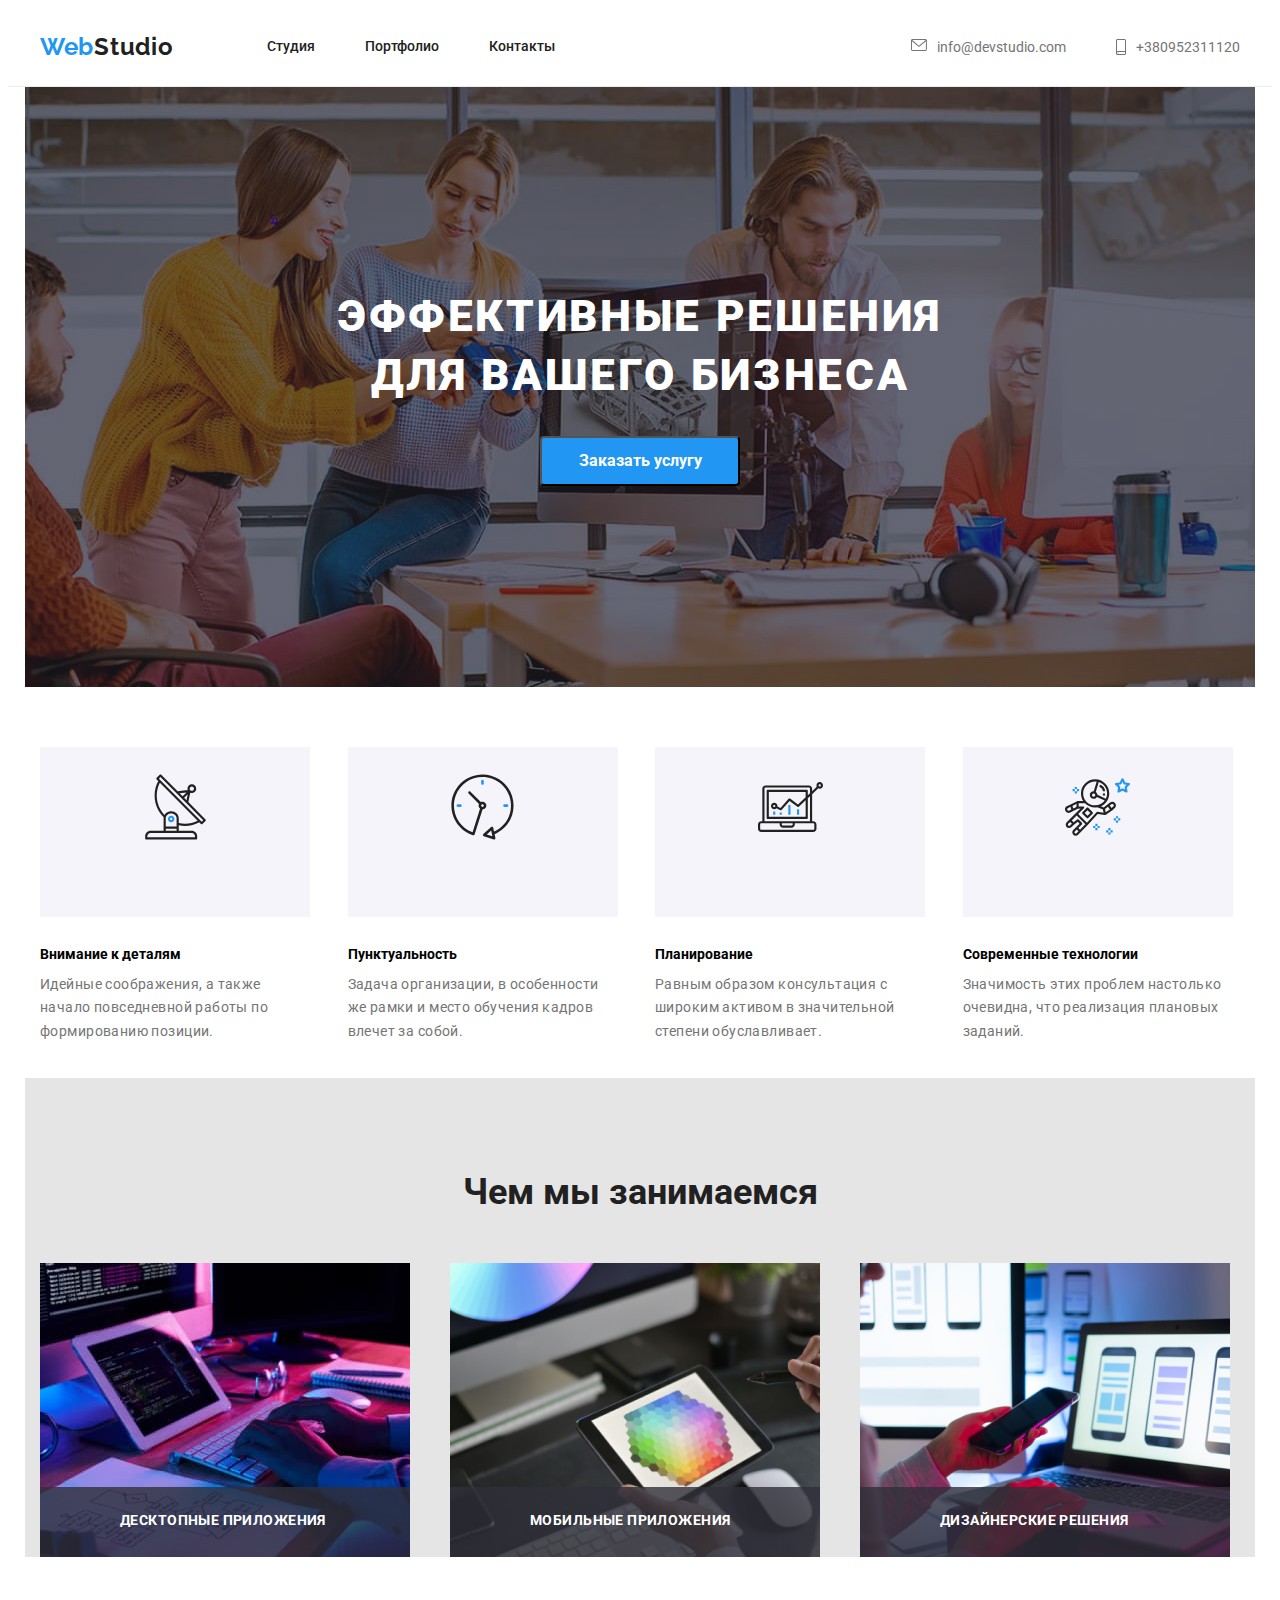
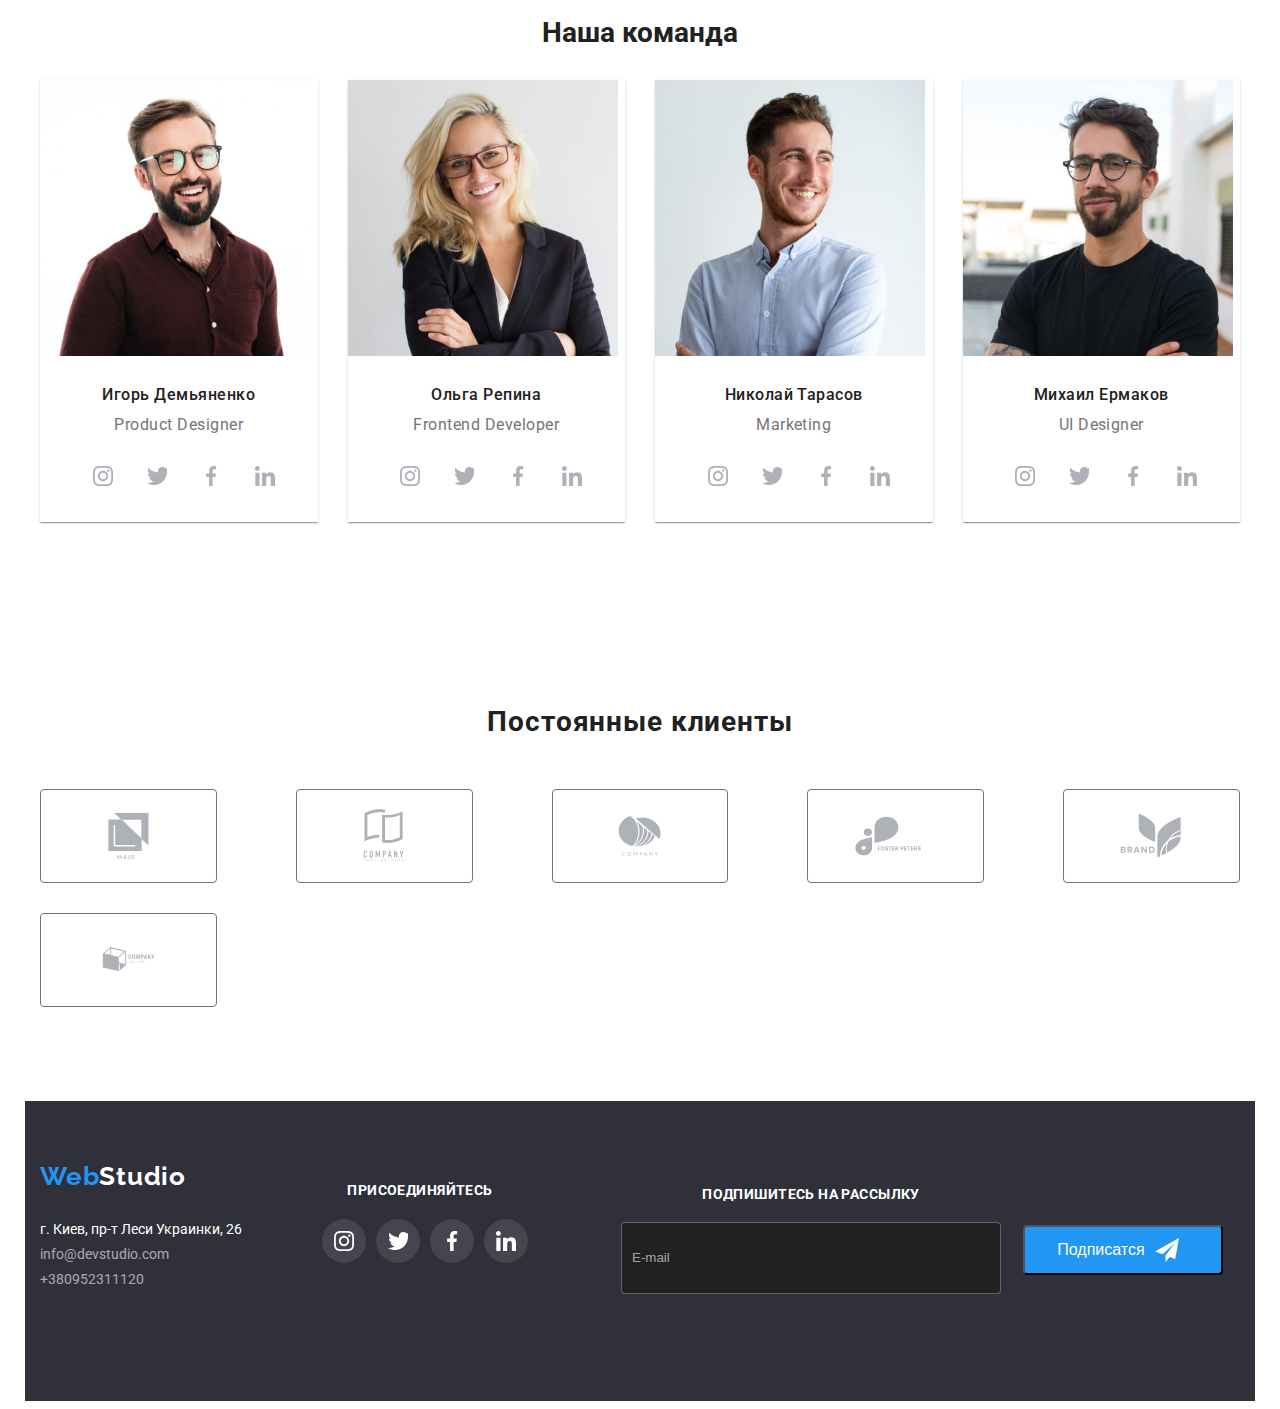
<file: index.html>
<!DOCTYPE html>
<html lang="ru">

<head>
    <meta charset="UTF-8">
    <meta http-equiv="X-UA-Compatible" content="IE=edge">
    <meta name="viewport" content="width=device-width, initial-scale=1.0">

    <link rel="stylesheet" href="https://cdnjs.cloudflare.com/ajax/libs/modern-normalize/1.1.0/modern-normalize.min.css"
        integrity="sha512-wpPYUAdjBVSE4KJnH1VR1HeZfpl1ub8YT/NKx4PuQ5NmX2tKuGu6U/JRp5y+Y8XG2tV+wKQpNHVUX03MfMFn9Q=="
        crossorigin="anonymous" referrerpolicy="no-referrer" />
    <link rel="preconnect" href="https://fonts.googleapis.com">
    <link rel="preconnect" href="https://fonts.gstatic.com" crossorigin>
    <link
        href="https://fonts.googleapis.com/css2?family=Raleway:wght@700&family=Roboto:ital,wght@0,500;0,900;1,400;1,700&display=swap"
        rel="stylesheet">
    <link rel="stylesheet" href="./css/style.css">
    <link rel="stylesheet" href="./css/main.min.css">


    <title lang="ru">Работа 3</title>
</head>

<body>

    <header class="header">
        <div class="header-contener contener ">
            <nav class="header-content ">
                <a href="#" class="header-studio link"><span>Web</span>Studio</a>
                <ul class="header-menu">
                    <li class="header-list list">
                        <a class="header-item link" href="" lang="ru">Студия</a>
                    </li>
                    <li class="header-list  list">
                        <a class="header-item link" href="https://bmv-777.github.io/goit-markup-hw-03/portfolio.html"
                            lang="ru">Портфолио</a>
                    </li>
                    <li class="header-list list">
                        <a class="header-item link" href="#" lang="ru">Контакты</a>
                    </li>
                </ul>
            </nav>
            <ul class="header-right">
                <li class="header-contakt  list">
                    <a class="header-pohta  link" href="mailto:borenkovmv@gimail.com">
                        <svg class="header-mail" width="16" height="12">
                            <use href="./svg/symbol-defs.svg#icon-konvert"></use>
                        </svg>info@devstudio.com</a>
                </li>
                <li class="header-contakt  list">
                    <a class="header-tel link" href="tel:+380952311120">
                        <svg class="header-mob" width="10" height="16">
                            <use href="./svg/symbol-defs.svg#icon-telefon"></use>
                        </svg>+380952311120</a>
                </li>
            </ul>
            <button class="menu-open " data-menu-open>
                <svg class="menu-open__burger" width="24" height="16">
                    <use href="./svg/symbol-defs.svg#icon-menu_burger"></use>
                </svg>
            </button>
        </div>
        <div class="menu-mobel is-hidden" data-menu>
            <button class="menu-closed" data-menu-close>
                <svg class="menu-closed__krestik" width="25" height="16">
                    <use href="./svg/symbol-defs.svg#icon-krestic"></use>
                </svg>
            </button>
            <ul class="menu-mobel__list">
                <li class="menu-mobel__itam list">
                    <a class="menu-mobel__text link" href="" lang="ru">Студия</a>
                </li>
                <li class="menu-mobel__itam list">
                    <a class="menu-mobel__text link" href="" lang="ru">Портфолио</a>
                </li>
                <li class="menu-mobel__itam list">
                    <a class="menu-mobel__text link" href="#" lang="ru">Контакты</a>
                </li>
            </ul>
            <ul class="mobel__contact">
                <li class="mobel__contact-mobil  list">
                    <a class="mobel__tel link" href="tel:+380952311120">+380952311120</a>
                </li>
                <li class="mobel__contact-mail  list">
                    <a class="mobel-pohta  link" href="mailto:borenkovmv@gimail.com">info@devstudio.com</a>
                </li>
            </ul>
            <ul class="mobil-list__seti">
                <li class="mobil-item__seti list">Instagram</li>
                <li class="mobil-item__seti list">Twitter</li>
                <li class="mobil-item__seti list">Facebook</li>
                <li class="mobil-item__seti list">LinkedIn</li>
            </ul>
        </div>
    </header>
    <main class="">
        <section class="offiss-center contener ">
            <div class=" block__contener">
                <h1 class="hero-efectivnosti " lang="ru">
                    Эффективные решения для вашего бизнеса
                </h1>
                <button class="hero-botton btm" type="button" data-modal-open lang="ru">Заказать услугу</button>
            </div>
        </section>
        <!-- Hero  -->
        <section class="hero__contener contener">
            <div class="hero-content  ">
                <ul class="hero-section">
                    <li class="hero-text  list">
                        <div class="hero-list">
                            <svg class="hero-logo" width="65" height="70">
                                <use href="./svg/symbol-defs.svg#icon-antenna"></use>
                            </svg>
                        </div>
                        <h3 class="hero-h3" lang="ru"> Внимание к деталям</h3>
                        <p class="hero-item" lang="ru">
                            Идейные соображения, а также начало
                            повседневной работы по формированию позиции.

                        </p>
                    </li>

                    <li class="hero-text  list">
                        <div class="hero-list">
                            <svg class="hero-logo" width="65" height="70">
                                <use href="./svg/symbol-defs.svg#icon-clock"></use>
                            </svg>
                        </div>
                        <h3 class="hero-h3" lang="ru">Пунктуальность</h3>
                        <p class="hero-item" lang="ru">
                            Задача организации, в особенности же рамки
                            и место обучения кадров влечет за собой.
                        </p>
                    </li>

                    <li class="hero-text  list">
                        <div class="hero-list">
                            <svg class="hero-logo" width="65" height="70">
                                <use href="./svg/symbol-defs.svg#icon-pk"></use>
                            </svg>
                        </div>
                        <h3 class="hero-h3" lang="ru">Планирование</h3>
                        <p class="hero-item" lang="ru">
                            Равным образом консультация с широким
                            активом в значительной степени обуславливает.

                        </p>
                    </li>

                    <li class="hero-text  list">
                        <div class="hero-list">
                            <svg class="hero-logo" width="65" height="70">
                                <use href="./svg/symbol-defs.svg#icon-astronaut"></use>
                            </svg>
                        </div>
                        <h3 class="hero-h3" lang="ru">Современные технологии</h3>
                        <p class="hero-item" lang="ru">
                            Значимость этих проблем настолько очевидна,
                            что реализация плановых заданий.
                        </p>
                    </li>
                </ul>
            </div>
        </section>
        <section class="work contener">
            <div class="work-foto ">
                <h2 class="work-info" lang="ru">Чем мы занимаемся</h2>
                <ul class="work-list">
                    <li class=" work-logo list">
                        <div class="work-cards">
                            <img class="work-item" src="./images/images/img1.jpg" alt="фото работы праграммиста">
                            <div class="work-block">
                                <h2 class="work__text-img">Десктопные приложения</h2>
                            </div>
                        </div>
                    </li>

                    <li class="work-logo list">
                        <div class="work-cards">
                            <img class="work-item" src="./images/images/img2.png" alt="фото работы праграммиста">
                            <div class="work-block">
                                <h2 class="work__text-img">Мобильные приложения</h2>
                            </div>
                        </div>
                    </li>
                    <li class="work-logo list">
                        <div class="work-cards">
                            <img class="work-item" src="./images/images/img3.png" alt="фото работы праграммиста">
                            <div class="work-block">
                                <h2 class="work__text-img">Дизайнерские решения</h2>
                            </div>
                        </div>
                    </li>
                </ul>
            </div>
        </section>
        <section class="comanda__block contener">
            <div class="comanda-contener ">
                <h2 class="comando-text" lang="ru">Наша команда</h2>
                <ul class="comands-prais">
                    <li class="comanda-list list">
                        <article class="comanda-cards">
                            <div class="comanda-cards-tumb">
                                <picture>
                                    <source srcset="./images/img_comanda/img__comanda/igor-min.jpg 1x,
                                  ./images/img_comanda/img__comanda/igor@2x-min.jpg 2x" media="(min-width:480px)" />

                                    <source srcset="./images/img_comanda/img__comanda/igor-min.jpg 1x,
                                  ./images/img_comanda/img__comanda/igor@2x-min.jpg 2x" media="(min-width:768px)" />
                                    <img class="comando-img" src="./images/images/img_comanda/img4.jpg"
                                        alt="фото команды" width="270" height="260">
                                </picture>
                            </div>
                            <div class="comanda-content">
                                <h3 class="comanda-foto__name" lang="ru">Игорь Демьяненко</h3>
                                <p class="comanda-text__posichion">Product Designer</p>
                                <ul class="comanda-socials ">
                                    <li class=" socials-item list">
                                        <a class="socials-link" href="#">
                                            <svg class="socials-icon" width="20" height="20">
                                                <use href="/svg/symbol-defs.svg#icon-instagram"></use>
                                            </svg>
                                        </a>
                                    </li>

                                    <li class="socials-item list">
                                        <a class="socials-link" href="#">
                                            <svg class="socials-icon" width="20" height="20">
                                                <use href="/svg/symbol-defs.svg#icon-tvitor"></use>
                                            </svg>
                                        </a>
                                    </li>

                                    <li class="socials-item list">
                                        <a class="socials-link" href="#">
                                            <svg class="socials-icon" width="20" height="20">
                                                <use href="/svg/symbol-defs.svg#icon-facebook"></use>
                                            </svg>
                                        </a>
                                    </li>

                                    <li class="socials-item list">
                                        <a class="socials-link" href="#">
                                            <svg class="socials-icon" width="20" height="20">
                                                <use href="/svg/symbol-defs.svg#icon-linkedin"></use>
                                            </svg>
                                        </a>
                                    </li>
                                </ul>
                            </div>
                        </article>
                    </li>

                    <li class="comanda-list list">
                        <article class="comanda-cards">
                            <div class="comanda-cards-tumb">
                                <picture>
                                    <source srcset="./images/img_comanda/img__comanda/olga-min.jpg 1x,
                                  ./images/img_comanda/img__comanda/olga@2x-min.jpg 2x" media="(min-width:480px)" />

                                    <source srcset="./images/img_comanda/img__comanda/olga-min.jpg 1x,
                                  ./images/img_comanda/img__comanda/olga@2x-min.jpg 2x" media="(min-width:768px)" />
                                    <img class="comando-img" src="./images/images/img_comanda/img5.jpg"
                                        alt="фото команды" width="270" height="260">
                                </picture>
                            </div>
                            <div class="comanda-content">
                                <h3 class="comanda-foto__name" lang="ru">Ольга Репина</h3>
                                <p class="comanda-text__posichion">Frontend Developer</p>
                                <ul class="comanda-socials ">
                                    <li class=" socials-item list">
                                        <a class="socials-link" href="#">
                                            <svg class="socials-icon" width="20" height="20">
                                                <use href="/svg/symbol-defs.svg#icon-instagram"></use>
                                            </svg>
                                        </a>
                                    </li>

                                    <li class="socials-item list">
                                        <a class="socials-link" href="#">
                                            <svg class="socials-icon" width="20" height="20">
                                                <use href="/svg/symbol-defs.svg#icon-tvitor"></use>
                                            </svg>
                                        </a>
                                    </li>

                                    <li class="socials-item list">
                                        <a class="socials-link" href="#">
                                            <svg class="socials-icon" width="20" height="20">
                                                <use href="/svg/symbol-defs.svg#icon-facebook"></use>
                                            </svg>
                                        </a>
                                    </li>

                                    <li class="socials-item list">
                                        <a class="socials-link" href="#">
                                            <svg class="socials-icon" width="20" height="20">
                                                <use href="/svg/symbol-defs.svg#icon-linkedin"></use>
                                            </svg>
                                        </a>
                                    </li>
                                </ul>
                            </div>
                        </article>
                    </li>
                    <li class="comanda-list list">
                        <article class="comanda-cards">
                            <div class="comanda-cards-tumb">
                                <picture>
                                    <source srcset="./images/img_comanda/img__comanda/nikol-min.jpg 1x,
                                  ./images/img_comanda/img__comanda/nikol@2x-min.jpg 2x" media="(min-width:480px)" />

                                    <source srcset="./images/img_comanda/img__comanda/nikol-min.jpg 1x,
                                  ./images/img_comanda/img__comanda/nikol@2x-min.jpg 2x" media="(min-width:768px)" />
                                    <img class="comando-img" src="./images/images/img_comanda/img6.jpg"
                                        alt="фото команды" width="270" height="260">
                                </picture>
                            </div>
                            <div class="comanda-content">
                                <h3 class="comanda-foto__name" lang="ru">Николай Тарасов</h3>
                                <p class="comanda-text__posichion">Marketing</p>
                                <ul class="comanda-socials ">
                                    <li class=" socials-item list">
                                        <a class="socials-link" href="#">
                                            <svg class="socials-icon" width="20" height="20">
                                                <use href="/svg/symbol-defs.svg#icon-instagram"></use>
                                            </svg>
                                        </a>
                                    </li>

                                    <li class="socials-item list">
                                        <a class="socials-link" href="#">
                                            <svg class="socials-icon" width="20" height="20">
                                                <use href="/svg/symbol-defs.svg#icon-tvitor"></use>
                                            </svg>
                                        </a>
                                    </li>

                                    <li class="socials-item list">
                                        <a class="socials-link" href="#">
                                            <svg class="socials-icon" width="20" height="20">
                                                <use href="/svg/symbol-defs.svg#icon-facebook"></use>
                                            </svg>
                                        </a>
                                    </li>

                                    <li class="socials-item list">
                                        <a class="socials-link" href="#">
                                            <svg class="socials-icon" width="20" height="20">
                                                <use href="/svg/symbol-defs.svg#icon-linkedin"></use>
                                            </svg>
                                        </a>
                                    </li>
                                </ul>
                            </div>
                        </article>
                    </li>
                    <li class="comanda-list list">
                        <article class="comanda-cards">
                            <div class="comanda-cards-tumb">
                                <picture>
                                    <source srcset="./images/img_comanda/img__comanda/mixa-min.jpg 1x,
                                  ./images/img_comanda/img__comanda/mixa@2x-min.jpg 2x" media="(min-width:480px)" />

                                    <source srcset="./images/img_comanda/img__comanda/mixa-min.jpg 1x,
                                  ./images/img_comanda/img__comanda/mixa@2x-min.jpg 2x" media="(min-width:768px)" />

                                    <img class="comando-img" src="./images/images/img_comanda/img7.jpg"
                                        alt="фото команды" width="270" height="260">
                                </picture>
                            </div>
                            <div class="comanda-content">
                                <h3 class="comanda-foto__name" lang="ru">Михаил Ермаков</h3>
                                <p class="comanda-text__posichion">UI Designer</p>
                                <ul class="comanda-socials ">
                                    <li class=" socials-item list">
                                        <a class="socials-link" href="#">
                                            <svg class="socials-icon" width="20" height="20">
                                                <use href="/svg/symbol-defs.svg#icon-instagram">
                                                </use>

                                            </svg>
                                        </a>
                                    </li>

                                    <li class="socials-item list">
                                        <a class="socials-link" href="#">
                                            <svg class="socials-icon" width="20" height="20">
                                                <use href="/svg/symbol-defs.svg#icon-tvitor">
                                                </use>

                                            </svg>
                                        </a>
                                    </li>

                                    <li class="socials-item list">
                                        <a class="socials-link" href="#">
                                            <svg class="socials-icon" width="20" height="20">
                                                <use href="/svg/symbol-defs.svg#icon-facebook">
                                                </use>

                                            </svg>
                                        </a>
                                    </li>

                                    <li class="socials-item list">
                                        <a class="socials-link" href="#">
                                            <svg class="socials-icon" width="20" height="20">
                                                <use href="/svg/symbol-defs.svg#icon-linkedin">
                                                </use>

                                            </svg>
                                        </a>
                                    </li>
                                </ul>
                            </div>
                        </article>
                </ul>
            </div>
        </section>
    </main>
    <!-- Client  -->

    <section class=" client contener">
        <div class="client-list--contener ">
            <h2 class="client-post" lang="ru">Постоянные клиенты</h2>
            <ul class="client-list">
                <li class="client-item">
                    <a href="#" class="client-sulock">
                        <div class="client-list-top">
                            <svg class="client-logo" width="41" height="46">
                                <use href="./svg/symbol-defs.svg#icon-investr3"></use>
                            </svg>
                        </div>
                    </a>
                </li>
                <li class="client-item">
                    <a href="#" class="client-sulock">
                        <div class="client-list-top">
                            <svg class="client-logo" width="" height="">
                                <use href="./svg/symbol-defs.svg#icon-invester4"></use>
                            </svg>
                        </div>
                    </a>
                </li>
                <li class="client-item">
                    <a href="#" class="client-sulock">
                        <div class="client-list-top">
                            <svg class="client-logo" width="43" height="41">
                                <use href="./svg/symbol-defs.svg#icon-investr2"></use>
                            </svg>
                        </div>
                    </a>
                </li>
                <li class="client-item">
                    <a href="#" class="client-sulock">
                        <div class="client-list-top">
                            <svg class="client-logo" width="84" height="40">
                                <use href="./svg/symbol-defs.svg#icon-investr1"></use>
                            </svg>
                        </div>
                    </a>
                </li>
                <li class="client-item">
                    <a href="#" class="client-sulock">
                        <diV class="client-list-top">
                            <svg class="client-logo" width="62" height="45">
                                <use href="./svg/symbol-defs.svg#icon-investr5"></use>
                            </svg>
                        </diV>
                    </a>
                </li>
                <li class="client-item">
                    <a href="#" class="client-sulock">
                        <div class="client-list-top">
                            <svg class="client-logo" width="93" height="60">
                                <use href="./svg/symbol-defs.svg#icon-investr6"></use>
                            </svg>
                        </div>
                    </a>
                </li>
            </ul>
        </div>

    </section>

    <!-- Footer -->

    <footer class="footer contener ">
        <div class="footer-section ">
            <div class="footer-block-section ">
                <address class="footer-adress ">
                    <a class="footer-text"><span>Web</span>Studio</a>
                    <ul class="footer-adress-spisok">
                        <li class="footer-spisok list"><a class=" footer-map link"
                                href="https://goo.gl/maps/ywG4gMKJQdmbfkc86" target="_blank" rel="noopener noreferrer"
                                lang="ru">
                                г. Киев, пр-т Леси Украинки, 26
                            </a>
                        </li>
                        <li class="footer-spisok list"><a class="footer-mail link"
                                href="mailto:borenkovmv@gimail.com">info@devstudio.com</a>
                        </li>
                        <li class="footer-spisok list"><a class="footer-tel link"
                                href="tel:+380952311120">+380952311120</a></li>
                    </ul>
                </address>
            </div>
            <div class="footer-section-seti">
                <p class="footer-item" lang="ru">присоединяйтесь</p>
                <ul class="footer-seti-list list">
                    <li class="footer-list">
                        <a class="footer-list-item" href="">
                            <svg class="footer-seti" width="20" height="20">
                                <use href="./svg/symbol-defs.svg#icon-instagram"></use>
                            </svg>
                        </a>
                    </li>
                    <li class="footer-list">
                        <a class="footer-list-item" href="#">
                            <svg class="footer-seti" width="20" height="20">
                                <use href="/svg/symbol-defs.svg#icon-tvitor"></use>
                            </svg>
                        </a>
                    </li>
                    <li class="footer-list">
                        <a class="footer-list-item" href="">
                            <svg class="footer-seti" width="20" height="20">
                                <use href="./svg/symbol-defs.svg#icon-facebook"></use>
                            </svg>
                        </a>
                    </li>
                    <li class="footer-list">
                        <a class="footer-list-item" href="">
                            <svg class="footer-seti" width="20" height="20">
                                <use href="./svg/symbol-defs.svg#icon-linkedin"></use>
                            </svg>
                        </a>
                    </li>
                </ul>
            </div>
            <!-- Форма в footere -->
            <form class="footer-form ">
                <div class="footer-form-list">
                    <label for="mail" class="footer-form-text" lang="ru">Подпишитесь на рассылку</label>
                    <input type="email" name="mail" id="mail" class="footer-form-mail" placeholder="E-mail" />
                    <button type="button" class="btm-form" lang="ru">Подписатся
                        <svg class="btm-icon" width="24" height="24">
                            <use href="./svg/symbol-defs.svg#icon-samalet"></use>
                        </svg>
                    </button>
                </div>
            </form>
        </div>
    </footer>
    <!-- backdrop  -->
    <div class="backdrop is-hidden" data-modal>
        <div class="modal">
            <button type="button" class="btn-open" data-modal-close>
                <svg class="modal-icon" width="18" height="18">
                    <use href="./svg/symbol-defs.svg#icon-krestic"></use>
                </svg>
            </button>
            <form class="modal-form">
                <b class="modal-titel" lang="ru">Оставьте свои данные, мы вам перезвоним</b>
                <div class="modal-form-fail">
                    <label for="input-name" class="modal-form-label">Имя</label>
                    <span class="input-wrap">
                        <input type="text" name="input-name" id="input-name" class="modal-form-input"
                            placeholder="Имя" />
                        <svg class="modal-form-icon" width="18" height="18">
                            <use href="./svg/symbol-defs.svg#icon-telo-modal"></use>
                        </svg>
                    </span>
                </div>
                <div class="modal-form-fail">
                    <label for="input-email" class="modal-form-label" lang="ru">Почта</label>
                    <span class="input-wrap">
                        <input type="email" name="input-email" id="input-email" class="modal-form-input"
                            placeholder="E-mail" />
                        <svg class="modal-form-icon" width="18" height="18">
                            <use href="./svg/symbol-defs.svg#icon-trubka-modal"></use>
                        </svg>
                    </span>
                </div>
                <div class="modal-form-fail">
                    <label for="input-tel" class="modal-form-label" lang="ru">Телефон</label>
                    <span class="input-wrap">
                        <input type="tel" name="input-tel" id="input-tel" class="modal-form-input"
                            placeholder="+380952311120" />
                        <svg class="modal-form-icon" width="18" height="18">
                            <use href="./svg/symbol-defs.svg#icon-mail-modal"></use>
                        </svg>
                    </span>
                </div>
                <div class="modal-form-fail">
                    <label for="comment" class=" modal-form-label">Кометарии</label>
                    <textarea name="modal-comment" id="comment" class="modal-comment"
                        placeholder="Кометарии"></textarea>
                </div>
                <div class="modal-form-fail" lang="ru">
                    <input type="checkbox" name="policy" class="hiddan-modal  checkbox" id="check" />
                    <label for="check" class="check-label"><span class="  ican-check">
                            <svg class="" width="11" height="8">
                                <use href="./svg/symbol-defs.svg#icon-galka"></use>
                            </svg>
                        </span>
                        Соглашаюсь с рассылкой и принимаю<a href="#" class="modal__sulka">Условия
                            договора</a></label>
                </div>
                <button type="submit" class="btm-modal" lang="ru">Отправить</button>

            </form>
        </div>
    </div>

    <script src="./js/modal.js"></script>
    <script src="./js/menu.js"></script>
</body>



</html>
</file>
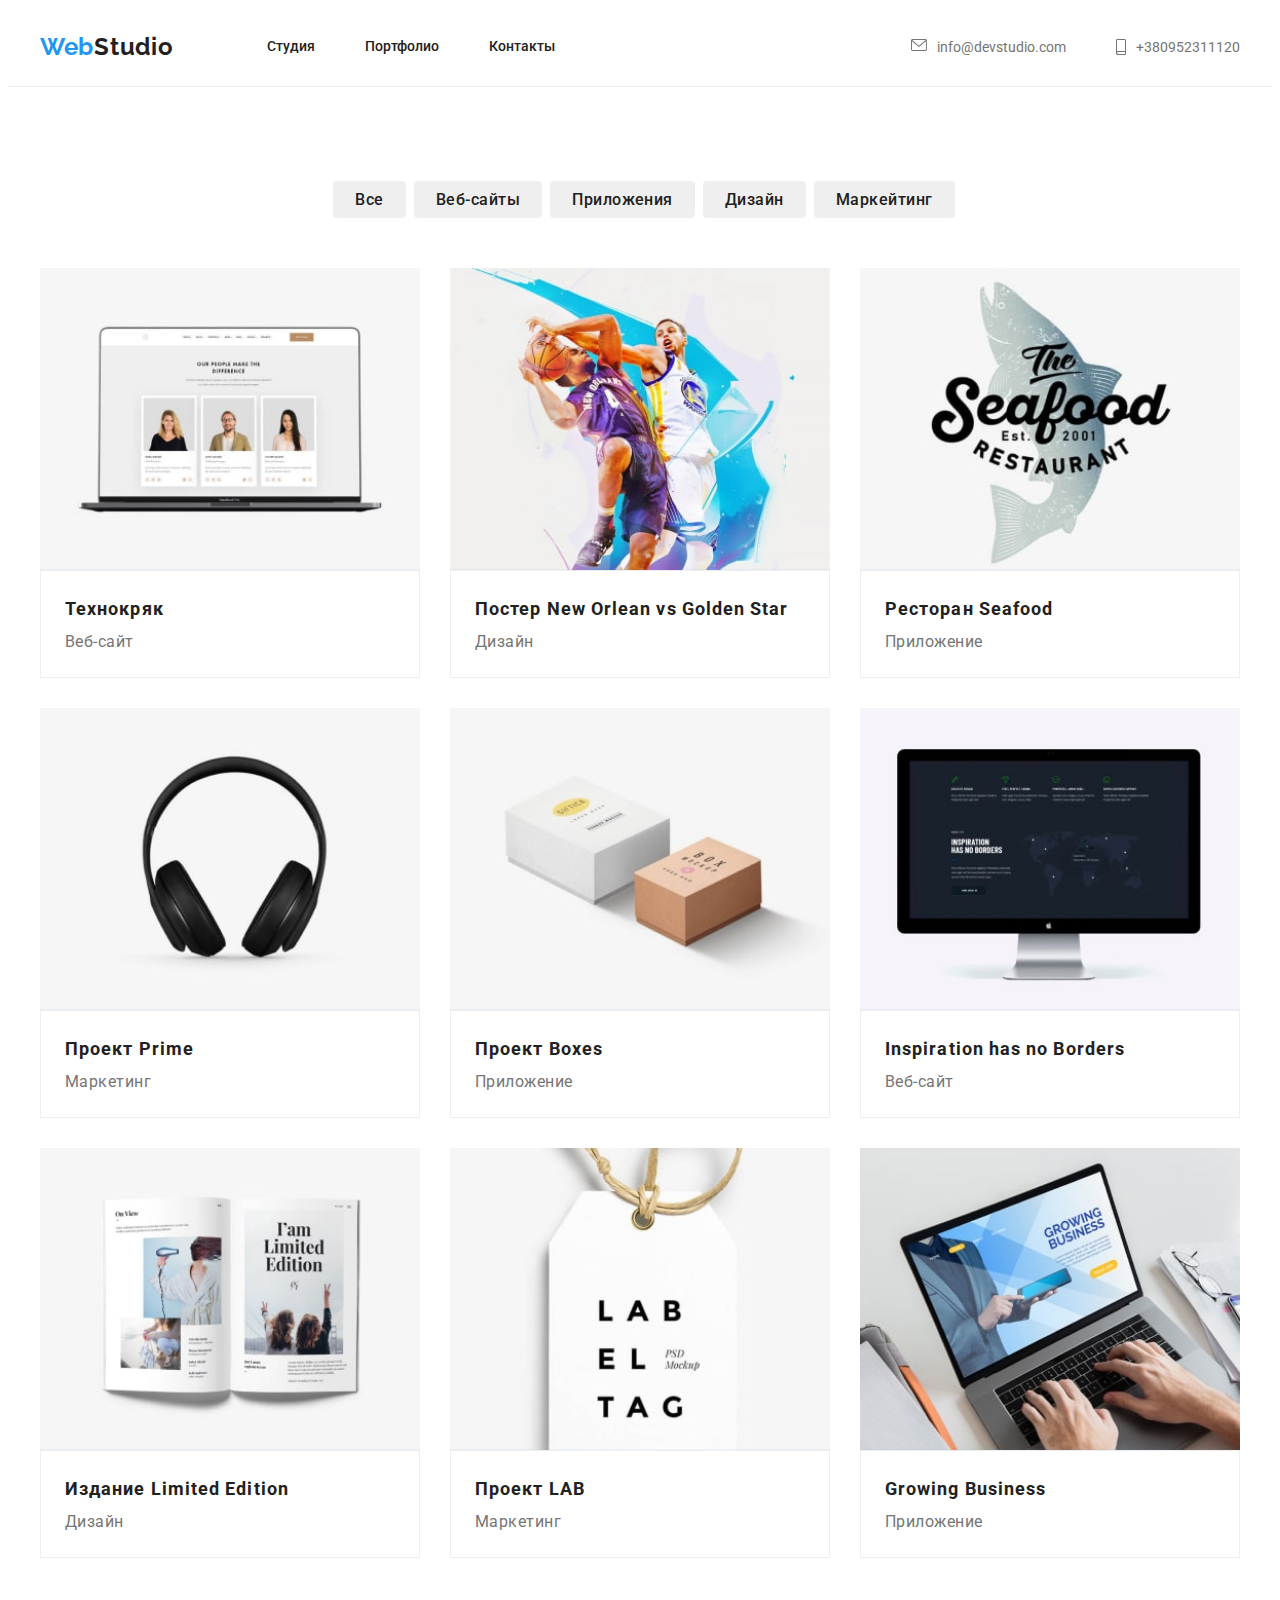
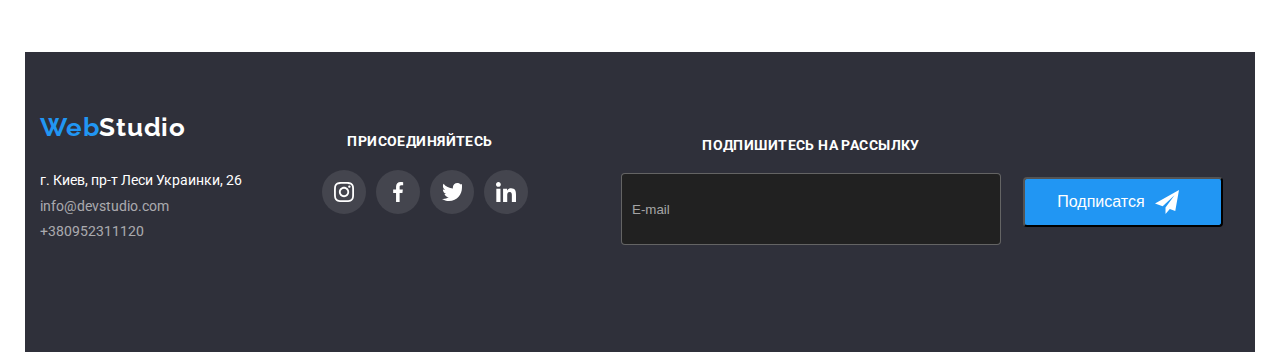
<file: portfolio.html>
<!DOCTYPE html>
<html lang="ru">

<head>
    <meta charset="UTF-8">
    <meta http-equiv="X-UA-Compatible" content="IE=edge">
    <meta name="viewport" content="width=device-width, initial-scale=1.0">
    <link rel="stylesheet" href="https://cdnjs.cloudflare.com/ajax/libs/modern-normalize/1.1.0/modern-normalize.min.css"
        integrity="sha512-wpPYUAdjBVSE4KJnH1VR1HeZfpl1ub8YT/NKx4PuQ5NmX2tKuGu6U/JRp5y+Y8XG2tV+wKQpNHVUX03MfMFn9Q=="
        crossorigin="anonymous" referrerpolicy="no-referrer" />
    <link rel="preconnect" href="https://fonts.googleapis.com">
    <link rel="preconnect" href="https://fonts.gstatic.com" crossorigin>
    <link
        href="https://fonts.googleapis.com/css2?family=Raleway:wght@700&family=Roboto:ital,wght@0,500;0,900;1,400;1,700&display=swap"
        rel="stylesheet">
    <link rel="stylesheet" href="./css/style.css">
    <link rel="stylesheet" href="./css/main.min.css">

    <title>Portfolio</title>
</head>

<body>
    <header class="header">
        <div class="header-contener contener ">
            <nav class="header-content ">
                <a class="header-studio "><span>Web</span>Studio</a>
                <ul class="header-menu">
                    <li class="header-list list">
                        <a class="header-item link"
                            href="https://bmv-777.github.io/goit-markup-hw-02/portfolio.html">Студия</a>
                    </li>
                    <li class="header-list list">
                        <a class="header-item link" href="">Портфолио</a>
                    </li>
                    <li class="header-list list">
                        <a class="header-item link" href="#">Контакты</a>
                    </li>
                </ul>
            </nav>
            <ul class="header-right">
                <li class="header-contakt list">
                    <a class="header-pohta link" href="mailto:borenkovmv@gimail.com">
                        <svg class="header-mail" width="16" height="12">
                            <use href="/svg/symbol-defs.svg#icon-konvert"></use>
                        </svg>
                        info@devstudio.com</a>
                </li>
                <li class="header-contakt list">
                    <a class="header-tel link" href="tel:+380952311120">
                        <svg class="header-mob" width="10" height="16">
                            <use href="/svg/symbol-defs.svg#icon-telefon"></use>
                        </svg>+380952311120</a>
                </li>
            </ul>
            <button class="menu " data-menu-open>
                <svg class="menu-open__burger" width="24" height="16">
                    <use href="./svg/symbol-defs.svg#icon-menu_burger"></use>
                </svg>
            </button>
        </div>
    </header>
    <main>

        <section class="hero-vubor contener">
            <div class="hero-contener">
                <ul class="hero-menu">
                    <li class="hero-spisok list">
                        <button class="btn-menu " type="button">Все</button>
                    </li>
                    <li class="hero-spisok list">
                        <button class="btn-menu " type="button">Веб-сайты</button>
                    </li>
                    <li class="hero-spisok list">
                        <button class="btn-menu" type="button">Приложения</button>
                    </li>
                    <li class="hero-spisok list">
                        <button class="btn-menu" type="button">Дизайн</button>
                    </li>
                    <li class="hero-spisok list">
                        <button class="btn-menu" type="button">Маркейтинг</button>
                    </li>
                </ul>
            </div>
            <!-- Usluga  -->

            <div class="uslug-contener ">
                <ul class="uslug-menu">
                    <li class="uslug-vubora list">
                        <article class="uslug-list">
                            <a class="uslug-slaid link" href="#">
                                <div class="uslug-cardt">
                                    <img class="uslug-img" src="./images/img1-min.jpg" alt="Технокряк" width="370"
                                        height="294">
                                    <p class="uslud-text">
                                        Ресурс предлагает комплексные предложения с разным уровнем
                                        функционала и сервисов. Все это позволит посетителю получить исчерпывающие
                                        сведения о компании или частном лице.
                                    </p>
                                </div>
                                <div class="uslug-tumba">
                                    <h2 class="title-foto">Технокряк</h2>
                                    <p class="title-text">Веб-сайт</p>
                                </div>
                            </a>
                        </article>
                    </li>
                    <!-- svg.fer>use -->
                    <li class="uslug-vubora list">
                        <article class="uslug-list">
                            <a class="uslug-slaid link" href="#">
                                <div class="uslug-cardt">
                                    <img class="uslug-img" src="./images/img2-min.jpg"
                                        alt="Постер New Orlean vs Golden Star" width="370" height="294">
                                    <p class="uslud-text">
                                        Ресурс предлагает комплексные предложения с разным уровнем
                                        функционала и сервисов. Все это позволит посетителю получить исчерпывающие
                                        сведения о компании или частном лице.
                                    </p>
                                </div>
                                <div class="uslug-tumba">
                                    <h3 class="title-foto">Постер New Orlean vs Golden Star</h3>
                                    <p class="title-text">Дизайн</p>
                                </div>
                            </a>
                        </article>
                    </li>

                    <li class="uslug-vubora list">
                        <article class="uslug-list">
                            <a class="uslug-slaid link" href="#">
                                <div class="uslug-cardt">
                                    <img class="uslug-img" src="./images/img3-min.jpg" alt="Ресторан Seafood"
                                        width="370" height="294">
                                    <p class="uslud-text">
                                        Ресурс предлагает комплексные предложения с разным уровнем
                                        функционала и сервисов. Все это позволит посетителю получить исчерпывающие
                                        сведения о компании или частном лице.
                                    </p>
                                </div>
                                <div class="uslug-tumba">
                                    <h3 class="title-foto">Ресторан Seafood</h3>
                                    <p class="title-text">Приложение</p>
                                </div>
                            </a>
                        </article>
                    </li>

                    <li class="uslug-vubora list">
                        <article class="uslug-list">
                            <a class="uslug-slaid link" href="#">
                                <div class="uslug-cardt">
                                    <img class="uslug-img" src="./images/img4-min.jpg" alt="Проект Prime" width="370"
                                        height="294">
                                    <p class="uslud-text">
                                        Ресурс предлагает комплексные предложения с разным уровнем
                                        функционала и сервисов. Все это позволит посетителю получить исчерпывающие
                                        сведения о компании или частном лице.
                                    </p>
                                </div>
                                <div class="uslug-tumba">
                                    <h3 class="title-foto">Проект Prime</h3>
                                    <p class="title-text">Маркетинг</p>
                                </div>
                            </a>
                        </article>
                    </li>

                    <li class="uslug-vubora list">
                        <article class="uslug-list">
                            <a class="uslug-slaid link" href="#">
                                <div class="uslug-cardt">
                                    <img class="uslug-img" src="./images/img5-min.jpg" alt="Проект Boxes" width="370"
                                        height="294">
                                    <p class="uslud-text">
                                        Ресурс предлагает комплексные предложения с разным уровнем
                                        функционала и сервисов. Все это позволит посетителю получить исчерпывающие
                                        сведения о компании или частном лице.
                                    </p>
                                </div>
                                <div class="uslug-tumba">
                                    <h3 class="title-foto">Проект Boxes</h3>
                                    <p class="title-text">Приложение</p>
                                </div>
                            </a>
                        </article>
                    </li>

                    <li class="uslug-vubora list">
                        <article class="uslug-list">
                            <a class="uslug-slaid link" href="#">
                                <div class="uslug-cardt">
                                    <img class="uslug-img" src="./images/img6-min.jpg" alt="Inspiration has no Borders"
                                        width="370" height="294">
                                    <p class="uslud-text">
                                        Ресурс предлагает комплексные предложения с разным уровнем
                                        функционала и сервисов. Все это позволит посетителю получить исчерпывающие
                                        сведения о компании или частном лице.
                                    </p>
                                </div>
                                <div class="uslug-tumba">
                                    <h3 class="title-foto">Inspiration has no Borders</h3>
                                    <p class="title-text">Веб-сайт</p>
                                </div>
                            </a>
                        </article>
                    </li>

                    <li class="uslug-vubora list">
                        <article class="uslug-list">
                            <a class=" uslug-slaid link" href="#">
                                <div class="uslug-cardt">
                                    <img class="uslug-img" src="./images/img7-min.jpg" alt="Издание Limited Edition"
                                        width="370" height="294">
                                    <p class="uslud-text">
                                        Ресурс предлагает комплексные предложения с разным уровнем
                                        функционала и сервисов. Все это позволит посетителю получить исчерпывающие
                                        сведения о компании или частном лице.
                                    </p>
                                </div>
                                <div class="uslug-tumba">
                                    <h3 class="title-foto">Издание Limited Edition</h3>
                                    <p class="title-text">Дизайн</p>
                                </div>
                            </a>
                        </article>
                    </li>

                    <li class="uslug-vubora list">
                        <article class="uslug-list">
                            <a class="uslug-slaid link" href="#">
                                <div class="uslug-cardt">
                                    <img class="uslug-img" src="./images/img8-min.jpg" alt="Проект LAB" width="370"
                                        height="294">
                                    <p class="uslud-text">
                                        Ресурс предлагает комплексные предложения с разным уровнем
                                        функционала и сервисов. Все это позволит посетителю получить исчерпывающие
                                        сведения о компании или частном лице.
                                    </p>
                                </div>
                                <div class="uslug-tumba">
                                    <h3 class="title-foto">Проект LAB</h3>
                                    <p class="title-text">Маркетинг</p>
                                </div>
                            </a>
                        </article>
                    </li>

                    <li class="uslug-vubora list">
                        <article class="uslug-list">
                            <a class="uslug-slaid link" href="#">
                                <div class="uslug-cardt">
                                    <img class="uslug-img" src="./images/img9-min.jpg" alt="Growing Business"
                                        width="370" height="294">
                                    <p class="uslud-text">
                                        Ресурс предлагает комплексные предложения с разным уровнем
                                        функционала и сервисов. Все это позволит посетителю получить исчерпывающие
                                        сведения о компании или частном лице.
                                    </p>
                                </div>
                                <div class="uslug-tumba">
                                    <h3 class="title-foto">Growing Business</h3>
                                    <p class="title-text">Приложение</p>
                                </div>
                            </a>
                        </article>
                    </li>
                </ul>
            </div>
        </section>
    </main>
    <!-- Footer -->
    <footer class="footer contener">
        <div class="footer-section">
            <div class="footer-block-section ">
                <address class="footer-adress ">
                    <a class="footer-text"><span>Web</span>Studio</a>
                    <ul class="footer-adress-spisok">
                        <li class="footer-spisok list"><a class=" footer-map link"
                                href="https://goo.gl/maps/ywG4gMKJQdmbfkc86" target="_blank" rel="noopener noreferrer">
                                г. Киев, пр-т Леси Украинки, 26
                            </a>
                        </li>
                        <li class="footer-spisok list"><a class="footer-mail link"
                                href="mailto:borenkovmv@gimail.com">info@devstudio.com</a>
                        </li>
                        <li class="footer-spisok list"><a class="footer-tel link"
                                href="tel:+380952311120">+380952311120</a></li>
                    </ul>
                </address>
            </div>
            <div class="footer-section-seti">
                <p class="footer-item">присоединяйтесь</p>
                <ul class="footer-seti-list list">
                    <li class="footer-list">
                        <a class="footer-list-item" href="">
                            <svg class="footer-seti" width="20" height="20">
                                <use href="./svg/symbol-defs.svg#icon-instagram"></use>
                            </svg>
                        </a>
                    </li>
                    <li class="footer-list">
                        <a class="footer-list-item" href="#">
                            <svg class="footer-seti" width="20" height="20">
                                <use href="/svg/symbol-defs.svg#icon-facebook"></use>
                            </svg>
                        </a>
                    </li>
                    <li class="footer-list">
                        <a class="footer-list-item" href="">
                            <svg class="footer-seti" width="20" height="20">
                                <use href="./svg/symbol-defs.svg#icon-tvitor"></use>
                            </svg>
                        </a>
                    </li>
                    <li class="footer-list">
                        <a class="footer-list-item" href="">
                            <svg class="footer-seti" width="20" height="20">
                                <use href="./svg/symbol-defs.svg#icon-linkedin"></use>
                            </svg>
                        </a>
                    </li>
                </ul>
            </div>
            <form class="footer-form ">
                <div class="footer-form-list">
                    <label for="mail" class="footer-form-text">Подпишитесь на рассылку</label>
                    <input type="email" name="mail" id="mail" class="footer-form-mail" placeholder="E-mail" />

                    <button type="button" class="btm-form">Подписатся
                        <svg class="btm-icon" width="24" height="24">
                            <use href="./svg/symbol-defs.svg#icon-samalet"></use>
                        </svg>
                    </button>
                </div>
            </form>
        </div>

    </footer>


</body>

</html>
</file>
<file: css/style.css>
/* html {
    box-sizing: border-box;
} */

/* *,
*::before,
*::after {
    box-sizing: inherit;
} */




/* -------Header------ */




/* --------//Hero---------- */



/* ---------HERO PORTFOLIO------------ */



/* ---------USLUG PORTFOLIO------------ */




/* ---------WORK------------- */



/* ---------------COMANDA---------- */



/* --------------CLIENT----------- */





/* ------FOOTER------- */







/* ---------FOOTER PORTFOLIO--------------- */





/*-------------- backdrop----------------- */
</file>
<file: css/main.min.css>
:root{--blue: #2196f3;--black: #212121;--white: #ffffff;--black-grey: #2f303a;--grey: #f5f4fa;--white-grey: #757575;--grey-white: #e5e5e5;--cards-shadow: 0px 2px 1px -1px rgba(0, 0, 0, 0.2),
    0px 1px 1px 0px rgba(0, 0, 0, 0.14), 0px 1px 3px 0px rgba(0, 0, 0, 0.12);--card-shadow-heder: rgba(47, 48, 58, 0.4), rgba(47, 48, 58, 0.4)}h1,h2,h3,h4,h5,h6,p{margin:0;padding:0}ul{margin:0;padding:0;padding-left:0}body{font-family:"Roboto", sans-serif}span{color:var(--blue)}.list{list-style:none}.link{text-decoration:none}.header-item{cursor:pointer}img{display:block;max-width:100%;height:auto}.header-contener{display:flex;justify-content:space-between;align-items:center}.menu-open{width:40px;height:40px;margin-top:20px;border:none;background-color:unset;position:relative}@media screen and (min-width: 768px){.menu-open{display:none}}.menu-mobel{width:100vw;height:100vh;background-color:#ffffff;top:0;right:0;position:fixed}.menu-closed{position:absolute;top:21px;right:25px;border:none;background-color:unset;transition:color 250ms cubic-bezier(0.23, 0.84, 0.83, 0.67)}.menu-closed:hover,.menu-closed:focus{fill:#2196f3}.menu-mobel__text{font-family:"Roboto";font-style:normal;font-weight:500;font-size:40px;line-height:1.17;text-align:center;letter-spacing:0.02em;color:var(--black);transition:color 250ms cubic-bezier(0.23, 0.84, 0.83, 0.67)}.menu-mobel__text:hover,.menu-mobel__text:focus{color:#2196f3}.menu-mobel__list{padding-top:48px;padding-left:40px}.mobel__tel{font-family:"Roboto";font-style:normal;font-weight:500;font-size:34px;line-height:1.17;letter-spacing:0.02em;color:#2196f3}.mobel__contact-mail{padding-top:32px}.mobel-pohta{font-family:"Roboto";font-style:normal;font-weight:500;font-size:24px;line-height:1.16;letter-spacing:0.02em;color:#757575}.menu-mobel.is-hidden{opacity:0;visibility:hidden;pointer-events:none}.mobel__contact{display:flex;flex-direction:column;justify-content:space-between;padding-left:40px}.mobil-list__seti{padding-top:64px;padding-left:40px;display:flex}.menu-mobel__itam{padding-bottom:32px}.mobil-item__seti{font-family:"Roboto";font-style:normal;font-weight:500;font-size:18px;line-height:1.2;letter-spacing:0.02em;color:#2196f3}.mobil-item__seti:nth-child(n+2){padding-left:13px}.mobil-item__seti:nth-child(-n+3)::after{content:"|";margin-left:10px;color:#757575}.mobil-item__seti:hover::after,.mobil-item__seti:focus::after{color:#2196f3}.header-content{align-items:center}@media screen and (min-width: 768px){.header-content{display:flex}}.header-menu{display:none}@media screen and (min-width: 768px){.header-menu{display:block;display:flex}}.header-right{display:none;margin-left:auto;align-items:center;fill:#757575}@media screen and (min-width: 768px) and (max-width: 1199px){.header-right{display:block;flex-direction:column}}@media screen and (min-width: 1200px){.header-right{display:block;display:flex}}.header-mail{margin-right:10px}@media screen and (min-width: 768px) and (max-width: 1199px){.header-mail{width:14px;height:10px}}.header-pohta{display:flex;text-align:center;transition:color 250ms cubic-bezier(0.23, 0.84, 0.83, 0.67)}@media screen and (min-width: 768px) and (max-width: 1199px){.header-pohta{font-size:12px}}@media screen and (min-width: 1200px){.header-pohta{font-size:14px}}.header-pohta:hover,.header-pohta:focus{color:#2196f3;fill:#2196f3}.header-mob{align-items:center;margin-right:10px}@media screen and (min-width: 768px) and (max-width: 1199px){.header-mob{width:10px;height:14px}}.header-tel{display:flex;transition:color 250ms cubic-bezier(0.23, 0.84, 0.83, 0.67)}@media screen and (min-width: 768px){.header-tel{font-size:12px}}@media screen and (min-width: 1200px){.header-tel{font-size:14px}}.header-tel:hover,.header-tel:focus{color:#2196f3;fill:#2196f3}.header{border-bottom:1px solid #ececec}.header-contakt>a{color:var(--white-grey)}.header-contener .header-list+.header-list{margin-left:50px}.header-right .header-contakt+.header-contakt{margin-left:50px}@media screen and (min-width: 768px){.header-right .header-contakt+.header-contakt{margin-left:0}}@media screen and (min-width: 1200px){.header-right .header-contakt+.header-contakt{margin-left:50px}}.header-studio{display:block;padding-top:25px;padding-bottom:24px;margin-right:93px;font-family:"Raleway";font-style:normal;font-weight:700;font-size:26px;line-height:1.19;letter-spacing:0.03em;color:#212121}@media screen and (min-width: 768px){.header-studio{font-size:24px}}.header-item{display:block;font-family:"Roboto";font-style:normal;font-weight:500;font-size:14px;line-height:1.33;letter-spacing:2%;padding-top:25px;padding-bottom:25px;color:#212121;transition:color 250ms linear}.header-item:focus{color:#2196f3;cursor:pointer}.header-list{position:relative}.header-list::after{content:"";display:block;border:1px solid #2196f3;position:absolute;bottom:-10%;left:0;width:100%;border-radius:4px;background-color:#2196f3;opacity:0}.header-list:hover::after,.header-list:focus::after{opacity:1}.contener{width:100%;padding-left:15px;padding-right:15px;margin-left:auto;margin-right:auto}@media (min-width: 1200px){.contener{width:1200px}}.offiss-center{text-align:center;background-repeat:no-repeat;background-position:center;background-size:cover}@media (min-width: 480px){.offiss-center{min-width:480px;height:400px;background-image:linear-gradient(rgba(47,48,58,0.4), rgba(47,48,58,0.4)),url(../../images/hedor-img/Header-480px.jpg)}}@media (min-width: 768px){.offiss-center{min-width:768px;height:400px;background-image:linear-gradient(rgba(47,48,58,0.4), rgba(47,48,58,0.4)),url(../../images/hedor-img/Header-768px.jpg)}}@media (min-width: 1200px){.offiss-center{max-width:1600px;height:600px;background-image:linear-gradient(rgba(47,48,58,0.4), rgba(47,48,58,0.4)),url(../../images/hedor-img/komanda-min.jpg)}}.hero-efectivnosti{font-family:"Roboto";font-style:normal;font-size:26px;line-height:1.61;font-weight:900;letter-spacing:.06em;padding-top:118px;width:360px;text-transform:uppercase;text-align:center;margin:0 auto;margin-bottom:30px;color:#ffffff}@media screen and (min-width: 1200px){.hero-efectivnosti{font-size:44px;line-height:1.36;font-weight:900;letter-spacing:.06em;width:696px;padding-top:200px}}.btm{font-family:"Roboto";font-style:normal;font-weight:700;width:200px;height:50px;font-size:16px;line-height:1.87;border-radius:4px;background-color:#2196f3;color:var(--white)}.hero__contener{background-color:inherit}@media screen and (min-width: 768px) and (max-width: 1199px){.hero__contener{display:block;margin:0;padding:0}}.hero-section{display:flex;flex-wrap:wrap;margin-left:-30px}@media screen and (min-width: 480px) and (max-width: 767px){.hero-section{margin-left:-1px}}@media screen and (min-width: 768px) and (max-width: 1199px){.hero-section{margin-left:-20px}}@media screen and (min-width: 768px) and (max-width: 1199px){.hero-text{margin-left:30px;flex-basis:calc((100% - 2 * 30px) / 2)}}@media screen and (min-width: 1200px){.hero-text{margin-left:30px;flex-basis:calc((100% - 4 * 30px) / 4)}}.hero-h3{font-family:"Roboto";font-style:normal;font-weight:700;font-size:14px;line-height:1.14;margin-top:30px}@media screen and (min-width: 480px){.hero-h3{text-align:center}}@media screen and (min-width: 1200px){.hero-h3{text-align:left}}.hero-section{margin-top:60px}@media screen and (min-width: 768px){.hero-section{margin-top:60px}}.hero-list{text-align:center;width:450px;height:120px;background-color:var(--grey);padding-top:25px;padding-bottom:25px}@media screen and (min-width: 768px) and (max-width: 1199px){.hero-list{width:354px}}@media screen and (min-width: 1200px){.hero-list{width:270px;height:120px}}.hero-logo{justify-content:center;align-items:center;margin-right:102px;margin-left:102px}.hero-item{margin-top:10px;margin-bottom:30px;width:450px;font-family:"Roboto";font-style:normal;font-weight:400;font-size:14px;line-height:1.71;letter-spacing:0.03em;color:#757575}@media screen and (min-width: 768px) and (max-width: 1199px){.hero-item{width:354px}}@media screen and (min-width: 1200px){.hero-item{width:270px;height:75px}}.btn-menu:hover,.btn-menu:focus{color:white;background-color:blue}.menu{width:40px;height:40px;border:none;background-color:unset;position:relative}@media screen and (min-width: 768px){.menu{display:none}}.hero-vubor{padding-top:94px;padding-bottom:94px}.btn-menu{padding-top:6px;padding-bottom:6px;padding-left:22px;padding-right:22px;font-family:"Roboto";font-style:normal;font-weight:500;font-size:16px;line-height:1.62;text-align:center;letter-spacing:0.03em;color:#212121;border:transparent;border-radius:4px;transition:background-color 250ms cubic-bezier(0.23, 0.84, 0.83, 0.67)}.hero-spisok{margin-left:8px}@media screen and (min-width: 480px) and (max-width: 510px){.hero-spisok:nth-child(n+4){padding-top:8px}}@media screen and (min-width: 512px) and (max-width: 659px){.hero-spisok:nth-child(n+5){padding-top:8px}}.hero-menu{display:flex;flex-wrap:wrap;margin-bottom:50px}@media screen and (min-width: 768px){.hero-menu{justify-content:center}}.uslug-menu{flex-wrap:wrap;margin-left:-30px;margin-bottom:-30px}@media screen and (min-width: 768px){.uslug-menu{display:flex}}.uslug-cardt{position:relative;overflow:hidden}.uslud-text{display:block;position:absolute;top:0;bottom:0;padding:63px 24px 63px 24px;line-height:1.5;background-color:rgba(33,150,243,0.9);color:white;width:100%;transform:translateY(100%);transition:transform 550ms cubic-bezier(0.4, 0, 0.2, 1);font-weight:normal;font-size:18px;line-height:calc(28 / 18);letter-spacing:0.03em}.uslug-cardt:hover .uslud-text,.uslug-cardt:focus .uslud-text{transform:translateY(0%)}.uslug-list:focus,.uslug-list:hover{box-shadow:var(--cards-shadow)}.title-foto{font-style:normal;font-weight:700;font-size:15px;line-height:calc(36 / 18);margin-top:20px;letter-spacing:0.06em;color:#212121}@media screen and (min-width: 768px){.title-foto{font-size:18px}}.title-text{margin-bottom:20px;font-style:normal;font-weight:400;font-size:16px;line-height:calc(30 / 16);letter-spacing:0.03em;color:#757575}.uslug-img{width:100%}@media screen and (min-width: 768px){.uslug-img{width:354px}}@media screen and (min-width: 1200px){.uslug-img{width:100%}}.uslug-vubora{margin-left:30px;margin-bottom:30px}@media screen and (min-width: 768px){.uslug-vubora{flex-basis:calc(100% / 2 - 30px)}}@media screen and (min-width: 1200px){.uslug-vubora{flex-basis:calc(100% / 3 - 30px)}}.uslug-tumba{padding-left:24px;padding-right:24px;border:1px solid #eeeeee}@media screen and (min-width: 768px) and (max-width: 1199px){.uslug-tumba{height:146px}}.work{padding-top:94px;background-color:#e5e5e5}@media screen and (min-width: 480px){.work{display:none}}@media screen and (min-width: 1200px){.work{display:block}}.work-info{margin-bottom:50px;text-align:center;font-size:36px;color:#ffffff;line-height:1.16;text-align:center;vertical-align:top;letter-spacing:3%;color:#212121}.work-list{display:flex;flex-wrap:wrap;margin-left:-30px}.work-cards{width:370px;height:294px;position:relative}.work-logo{flex-basis:calc((100% - 3 * 30px) / 3);margin-left:30px}.work__text-img{position:absolute;bottom:40%;left:80px;font-family:"Roboto";font-style:normal;font-weight:700;font-size:14px;line-height:1.14;text-align:center;letter-spacing:0.03em;text-transform:uppercase;color:#ffffff}.work-block{text-align:center;position:absolute;bottom:0;left:0;width:370px;height:70px;background:rgba(47,48,58,0.8);color:#fff}.comands-prais{display:flex;flex-wrap:wrap}@media screen and (min-width: 768px){.comands-prais{margin-left:-30px}}.comanda{padding-top:94px;background-color:var(--grey);text-align:center}.comando-img{display:block;max-width:100%;width:450px;margin-bottom:30px}@media screen and (min-width: 1200px){.comando-img{width:270px}}.comando-text{padding-top:60px;margin-bottom:30px;text-align:center;font-size:28px;color:#ffffff;line-height:1.17;text-align:center;vertical-align:top;letter-spacing:3%;color:#212121}@media screen and (min-width: 768px){.comanda-list{width:354px;flex-basis:calc((100% - 2 * 30px) / 2);margin-left:30px}}@media screen and (min-width: 1200px){.comanda-list{flex-basis:calc((100% - 4 * 30px) / 4);margin-left:30px;width:270px}}.comanda-content{display:block;text-align:center}.comanda-socials{display:flex;justify-content:center;margin-bottom:30px}.socials-item{width:44px;height:44px;margin-left:10px;margin-bottom:24px}.socials-link{width:44px;height:44px;display:flex;align-items:center;justify-content:center;border-radius:50%;fill:#afb1b8;transition:background-color 250ms cubic-bezier(0.23, 0.84, 0.83, 0.67)}.socials-link:hover,.socials-link:focus,.socials-link:hover .socials-icon,.socials-link:focus .socials-icon{fill:var(--white);background-color:var(--blue);transition:fill 250ms cubic-bezier(0.23, 0.84, 0.83, 0.67)}.comanda-cards{box-shadow:var(--cards-shadow)}.comando-text{font-size:28px;padding-top:60px;margin-bottom:30px;text-align:center;line-height:1.17;color:#ffffff;text-align:center;letter-spacing:3%;color:#212121}.comanda-text__posichion{margin-bottom:20px;font-style:normal;font-weight:400;font-size:16px;letter-spacing:0.03em;color:#757575}.comanda-foto__name{font-family:"Roboto";font-style:normal;font-weight:500;font-size:16px;line-height:1.18;letter-spacing:0.03em;margin-bottom:10px;color:#212121}.client{padding-top:94px;padding-bottom:94px;background-color:inherit}.client-post{padding-top:60px;margin-bottom:50px;text-align:center;font-family:"Roboto";font-style:normal;font-weight:700;font-size:28px;line-height:1.17;text-align:center;letter-spacing:0.03em;color:#212121}.client-list{display:flex;flex-wrap:wrap;justify-content:space-between}@media screen and (min-width: 1200px){.client-list{margin-left:-30px}}.client-item{width:210px;height:92px;border-radius:4px;border:1px solid var(--white-grey);list-style:none;fill:#afb1b8;transition:border 250ms linear, fill 250ms linear}@media screen and (min-width: 1200px){.client-item{width:170px;height:92px;flex-basis:calc(100% / 6 - 30px);margin-left:30px}}.client-item:not(:last-child){margin-bottom:30px}.client-item:hover,.client-item:focus{border:1px solid #2196f3;fill:#2196f3}.client-sulock{display:flex;justify-content:center;height:60px;margin-top:16px;margin-bottom:16px;margin-left:32px;margin-right:32px}.client-list-top{display:flex;justify-content:center;align-items:center;width:106px;height:60px}.footer-text{font-family:"Raleway";font-style:normal;font-weight:700;font-size:26px;line-height:1.19;letter-spacing:0.03em;color:var(--white)}.footer{position:relative}.footer-section-seti{text-align:center;justify-content:center}@media screen and (min-width: 1200px){.footer-section{display:flex}}.footer-spisok{font-family:"Roboto";font-style:normal;font-weight:400;font-size:14px;line-height:1.17;color:rgba(255,255,255,0.6)}.footer-block-section{padding-top:60px}@media screen and (min-width: 480px) and (max-width: 767px){.footer-block-section{text-align:center}}@media screen and (min-width: 768px) and (max-width: 1199px){.footer-block-section{margin-left:76px}}.footer-adress-spisok{padding-top:20px}.footer-mail{color:rgba(255,255,255,0.6)}.footer-tel{color:rgba(255,255,255,0.6)}.footer-spisok{padding-top:9px;color:rgba(255,255,255,0.6)}.footer-map{color:#ffffff}.footer{background-color:#2f303a}.footer-list{margin-left:10px}.footer-item{padding-top:72px;padding-bottom:20px;font-family:"Roboto";font-style:normal;font-weight:700;font-size:14px;line-height:1.14;letter-spacing:0.03em;text-transform:uppercase;color:#ffffff}.footer-list-item:hover,.footer-list-item:focus,.footer-list-item:hover .footer-seti,.footer-list-item:focus .footer-seti{background-color:var(--blue);fill:#ffffff;transition:fill 250ms cubic-bezier(0.23, 0.84, 0.83, 0.67)}.footer-seti-list{display:flex;justify-content:center}.footer-section-seti{text-align:center}@media screen and (min-width: 768px) and (max-width: 1199px){.footer-section-seti{position:absolute;top:-15px;right:89px}}@media screen and (min-width: 1200px){.footer-section-seti{margin-left:70px}}.footer-list-item{display:flex;width:44px;height:44px;align-items:center;justify-content:center;background-color:#44454e;fill:white;border-radius:50%;transition:background-color 1250ms cubic-bezier(0.23, 0.84, 0.83, 0.67)}.footer{position:relative}@media (min-width: 1200px){.footer{height:300px}}.footer-web{margin-bottom:20px;padding-top:60px;font-size:26px;line-height:1.19;text-align:left;vertical-align:Top;letter-spacing:3%;color:var(--white)}.footer{background-color:#2f303a}.footer-item{margin-top:10px}.footer-list{color:var(--white)}.footer-list .footer-item>a{color:var(--white)}.footer-form{padding-top:25px}.footer-form-list{text-align:center;margin-top:20px}@media screen and (min-width: 1200px){.footer-form-list{padding-left:93px;position:relative}}.footer-form-text{display:flex;justify-content:center;margin-top:60px;font-style:normal;font-weight:700;font-size:14px;line-height:calc(16 / 14);letter-spacing:0.03em;text-transform:uppercase;color:#ffffff}.footer-form-mail{padding:10px;margin-top:20px;width:100%;height:50px;background-color:var(--black);color:white;border:1px solid rgba(255,255,255,0.3);border-radius:4px}@media screen and (min-width: 768px) and (max-width: 1199px){.footer-form-mail{width:450px;height:50px;display:flex;justify-content:center;margin-left:150px}}@media screen and (min-width: 1200px){.footer-form-mail{width:358px}}.footer-form-mail::placeholder{color:rgba(255,255,255,0.6)}.btm-form{margin-top:20px;top:55%;right:-17%;align-items:center;display:inline-flex;font-size:16px;line-height:1.87;padding:10px 32px;color:var(--white);background-color:#2196f3;border-radius:4px;height:50px;width:200px;height:50px}@media screen and (min-width: 1200px){.btm-form{top:18%;right:-47%;position:absolute}}.btm-icon{fill:var(--white);margin-left:10px}.backdrop{position:fixed;width:100vw;height:100vh;background-color:rgba(0,0,0,0.2);top:0}.modal{margin-top:23px;position:absolute;width:450px;height:609px;background-color:#ffffff;left:50%;top:50%;padding:40px;transform:translate(-50%, -50%)}@media screen and (min-width: 480px) and (max-width: 1199px){.modal{padding:20px}}@media screen and (min-width: 768px){.modal{margin-top:10px}}@media screen and (min-width: 1200px){.modal{width:528px;height:581px}}.btn-open{display:inline-flex;position:absolute;width:30px;height:30px;border:1px solid black;background-color:unset;border-radius:50%;top:5px;right:5px;align-items:center}@media screen and (min-width: 1200px){.btn-open{top:10px;right:13px}}.backdrop.is-hidden{opacity:0;visibility:hidden;pointer-events:none}.modal-titel{font-size:20px;line-height:calc(23 / 20);text-align:center;letter-spacing:0.03em;margin-bottom:12px;text-align:center;color:#212121;display:flex;display:block;margin-bottom:20px}@media screen and (min-width: 1200px){.modal-titel{margin-bottom:12px}}.modal-form-fail{margin-top:10px}.modal-form-input{width:100%;height:42px;border:solid 1px rgba(33,33,33,0.2);border-radius:4px;padding-left:40px;outline:none}.modal-form-input:hover+.modal-form-icon,.modal-form-input:focus+.modal-form-icon{fill:#2196f3;transform:fill 250ms cubic-bezier(0.4, 0, 0.2, 1)}.modal-form-input:hover,.modal-form-input:focus{border-color:#2196f3;transform:border-color 250ms cubic-bezier(0.4, 0, 0.2, 1)}.modal-form-label{font-weight:normal;font-size:12px;line-height:1.16;color:var(--white-grey);letter-spacing:0.1em}.input-wrap{position:relative}.modal-form-icon{position:absolute;left:10px;top:50%;transform:translateY(-50%)}.modal-comment{width:100%;height:130px;padding-left:10px;border:solid 1px rgba(33,33,33,0.2);border-radius:4px;padding-top:15px;resize:none;outline:none}.modal-comment::placeholder{font-size:14px}.hiddan-modal{position:absolute;width:1px;height:1px;margin:-1px;border:0;padding:0;clip:rect(0 0 0 0);overflow:hidden}.check-label{display:flex;font-size:12px;line-height:1.16;margin-top:20px;margin-bottom:32px}@media screen and (max-width: 768px){.check-label{align-items:center}}@media screen and (min-width: 768px) and (max-width: 1199px){.check-label{justify-content:space-between;font-size:14px}}@media screen and (min-width: 1200px){.check-label{font-size:15px}}.modal__sulka{margin-left:3px;color:#2196f3}.ican-check{width:15px;height:15px;border-radius:2px;display:inline-flex;border:2px solid black;margin-right:10px;align-items:center;justify-content:center}.checkbox:checked+.check-label>.ican-check{background-color:#2196f3;border:none}.btm-modal{display:block;width:200px;height:50px;font-size:16px;line-height:1.87;border-radius:4px;height:50px;padding:10px 32px;margin:0 auto;background-color:var(--blue);color:#ffffff}.modal-comment:focus,.modal-comment:hover{border-color:#2196f3}.btn-open:hover{border-color:#2196f3;fill:#2196f3;transition:border-color 250ms cubic-bezier(0.4, 0, 0.2, 1)}
/*# sourceMappingURL=main.min.css.map */
</file>
